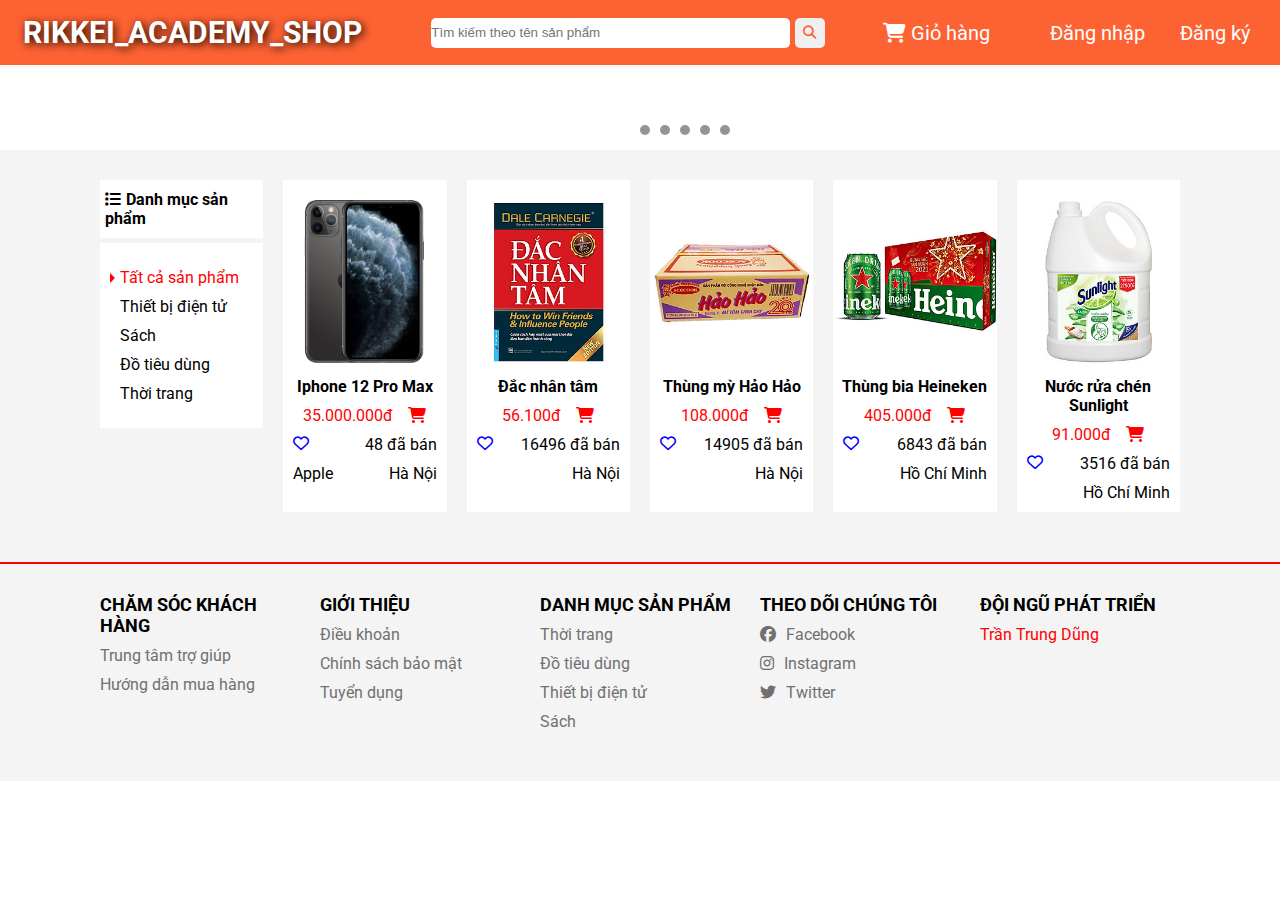
<file: Module_01/HN_JV230313_TTDung/index.html>
<!DOCTYPE html>
<html lang="en">
  <head>
    <meta charset="UTF-8" />
    <meta name="viewport" content="width=device-width, initial-scale=1.0" />
    <title>RIKKEI ACADEMY SHOP</title>
    <link rel="stylesheet" href="./assets/styles/style.css" />
    <link
      href="https://fonts.googleapis.com/css2?family=Poppins:ital,wght@0,100;0,200;0,300;0,400;0,500;0,600;0,700;0,800;0,900;1,100;1,200;1,300;1,400;1,500;1,600;1,700;1,800;1,900&family=Raleway:ital,wght@0,100..900;1,100..900&family=Roboto:ital,wght@0,100..900;1,100..900&display=swap"
      rel="stylesheet" />
    <link
      rel="stylesheet"
      href="https://cdnjs.cloudflare.com/ajax/libs/font-awesome/6.7.2/css/all.min.css" />
  </head>
  <body>
    <!-- HEADER -->
    <header id="header">
      <div class="web-name">rikkei_academy_shop</div>
      <div class="search-div">
        <input
          type="input"
          name="search"
          class="search"
          placeholder="Tìm kiếm theo tên sản phẩm" />
        <button class="search-btn">
          <i class="fa-solid fa-magnifying-glass" style="color: #fd6232"></i>
        </button>
      </div>
      <div class="cart-div">
        <i class="fa-solid fa-cart-shopping"></i>
        <a href="#" target="_blank" class="cart-text">Giỏ hàng</a>
      </div>
      <div class="login-div">
        <a href="#" target="_blank" class="sign in">Đăng nhập</a>
        <a href="#" target="_blank" class="sign up">Đăng ký</a>
      </div>
    </header>
    <!-- MAIN -->
    <main id="main">
      <ul class="circle-div">
        <li class="circle"></li>
        <li class="circle"></li>
        <li class="circle"></li>
        <li class="circle"></li>
        <li class="circle"></li>
      </ul>
      <section class="category-section">
        <p><i class="fa-solid fa-list"></i>Danh mục sản phẩm</p>
        <div class="category-div">
          <a href="#" class="first-child">Tất cả sản phẩm</a>
          <a href="#">Thiết bị điện tử</a>
          <a href="#">Sách</a>
          <a href="#">Đồ tiêu dùng</a>
          <a href="#">Thời trang</a>
        </div>
      </section>
      <section class="product-wrapper">
        <div class="product">
          <img src="assets\img\iphone11promax.jpg" alt="Iphone-12-Pro-Max" />
          <a href="#" class="product-title">Iphone 12 Pro Max</a>
          <p class="product-price">
            35.000.000đ<i class="fa-solid fa-cart-shopping"></i>
          </p>
          <div class="sell-div">
            <i class="fa-regular fa-heart"></i>
            <p class="sell">48 đã bán</p>
          </div>
          <div class="place-div">
            <p class="place"><span>Apple</span>Hà Nội</p>
          </div>
        </div>
        <div class="product">
          <img src="assets\img\DacNhanTam.jpg" alt="Dac-nhan-tam" />
          <a href="#" class="product-title">Đắc nhân tâm</a>
          <p class="product-price">
            56.100đ<i class="fa-solid fa-cart-shopping"></i>
          </p>
          <div class="sell-div">
            <i class="fa-regular fa-heart"></i>
            <p class="sell">16496 đã bán</p>
          </div>
          <div class="place-div">
            <p class="place">Hà Nội</p>
          </div>
        </div>
        <div class="product">
          <img src="assets\img\haohao.jpg" alt="hao-hao" />
          <a href="#" class="product-title">Thùng mỳ Hảo Hảo</a>
          <p class="product-price">
            108.000đ<i class="fa-solid fa-cart-shopping"></i>
          </p>
          <div class="sell-div">
            <i class="fa-regular fa-heart"></i>
            <p class="sell">14905 đã bán</p>
          </div>
          <div class="place-div">
            <span></span>
            <p class="place">Hà Nội</p>
          </div>
        </div>
        <div class="product">
          <img src="assets\img\BiaHeineken.jpg" alt="Bia-Heineken" />
          <a href="#" class="product-title">Thùng bia Heineken</a>
          <p class="product-price">
            405.000đ<i class="fa-solid fa-cart-shopping"></i>
          </p>
          <div class="sell-div">
            <i class="fa-regular fa-heart"></i>
            <p class="sell">6843 đã bán</p>
          </div>
          <div class="place-div">
            <span></span>
            <p class="place">Hồ Chí Minh</p>
          </div>
        </div>
        <div class="product">
          <img src="assets\img\sunlight.jpg" alt="Nuoc-rua-chen-Sunlight" />
          <a href="#" class="product-title">Nước rửa chén Sunlight</a>
          <p class="product-price">
            91.000đ<i class="fa-solid fa-cart-shopping"></i>
          </p>
          <div class="sell-div">
            <i class="fa-regular fa-heart"></i>
            <p class="sell">3516 đã bán</p>
          </div>
          <div class="place-div">
            <span></span>
            <p class="place">Hồ Chí Minh</p>
          </div>
        </div>
      </section>
    </main>
    <!-- FOOTER -->
    <footer id="footer">
      <section class="footer-detail customer-care">
        <h5 class="title">chăm sóc khách hàng</h5>
        <a href="#">Trung tâm trợ giúp</a>
        <a href="#">Hướng dẫn mua hàng</a>
      </section>
      <section class="footer-detail introduce">
        <h5 class="title">giới thiệu</h5>
        <a href="#">Điều khoản</a>
        <a href="#">Chính sách bảo mật</a>
        <a href="#">Tuyển dụng</a>
      </section>
      <section class="footer-detail product-category">
        <h5 class="title">danh mục sản phẩm</h5>
        <a href="#">Thời trang</a>
        <a href="#">Đồ tiêu dùng</a>
        <a href="#">Thiết bị điện tử </a>
        <a href="#">Sách</a>
      </section>
      <section class="footer-detail contact">
        <h5 class="title">theo dõi chúng tôi</h5>
        <a href="#"><i class="fa-brands fa-facebook"></i>Facebook</a>
        <a href="#"><i class="fa-brands fa-instagram"></i>Instagram</a>
        <a href="#"><i class="fa-brands fa-twitter"></i>Twitter</a>
      </section>
      <section class="footer-detail about">
        <h5 class="title">đội ngũ phát triển</h5>
        <p>Trần Trung Dũng</p>
      </section>
    </footer>
  </body>
</html>
</file>
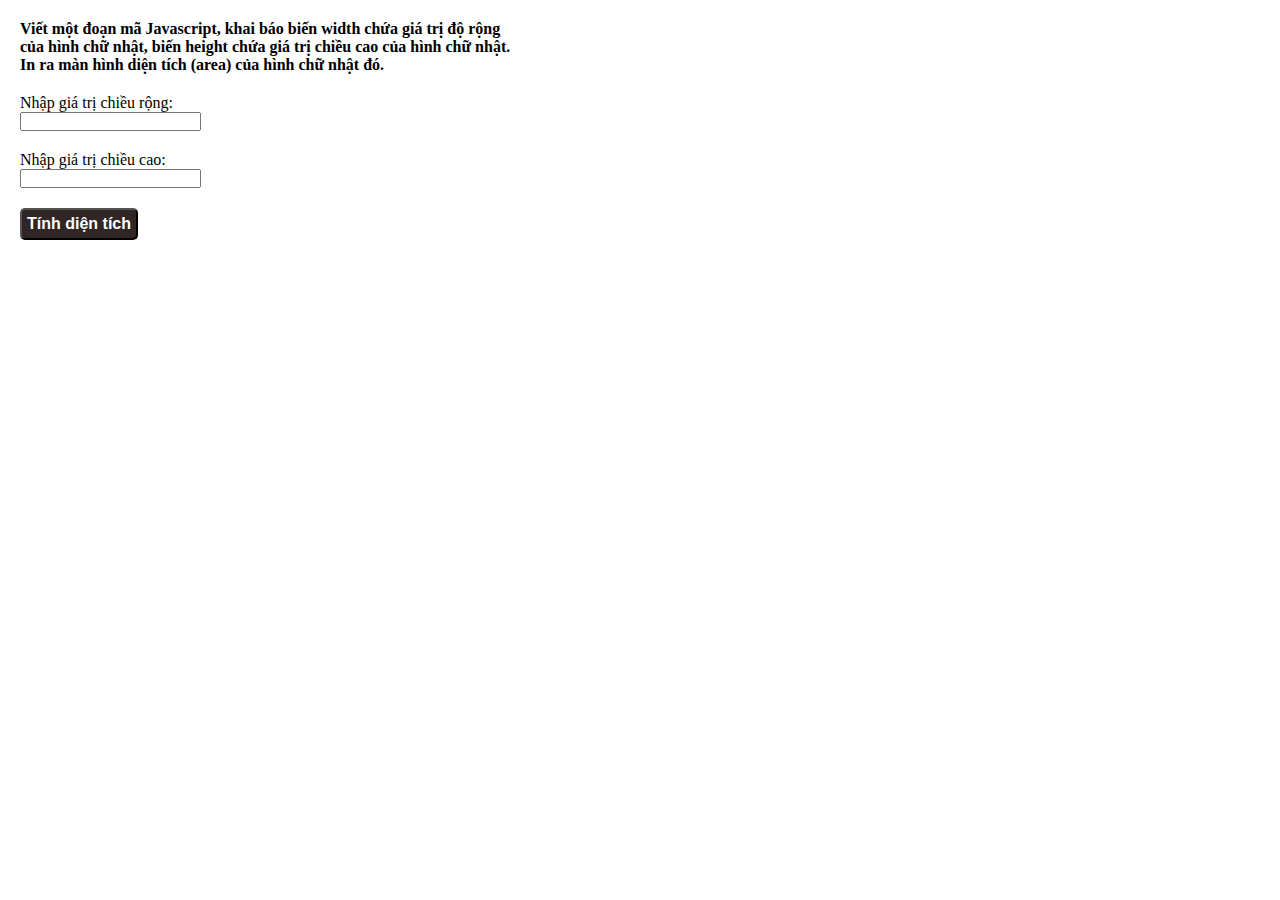
<file: Module_02/Session_01/index.html>
<!DOCTYPE html>
<html lang="en">
  <head>
    <meta charset="UTF-8" />
    <meta name="viewport" content="width=device-width, initial-scale=1.0" />
    <title>Session 02 - Bài 1</title>
    <link rel="stylesheet" href="./style.css" />
  </head>
  <body>
    <h4>
      Viết một đoạn mã Javascript, khai báo biến width chứa giá trị độ rộng của
      hình chữ nhật, biến height chứa giá trị chiều cao của hình chữ nhật. In ra
      màn hình diện tích (area) của hình chữ nhật đó.
    </h4>
    <div>
      <label>Nhập giá trị chiều rộng:</label><br />
      <input type="number" id="width" />
    </div>
    <div>
      <label>Nhập giá trị chiều cao:</label><br />
      <input type="number" id="height" />
    </div>
    <button class="btn" onclick="area()">Tính diện tích</button>
    <div id="result"></div>

    <script src="./script.js"></script>
  </body>
</html>
</file>
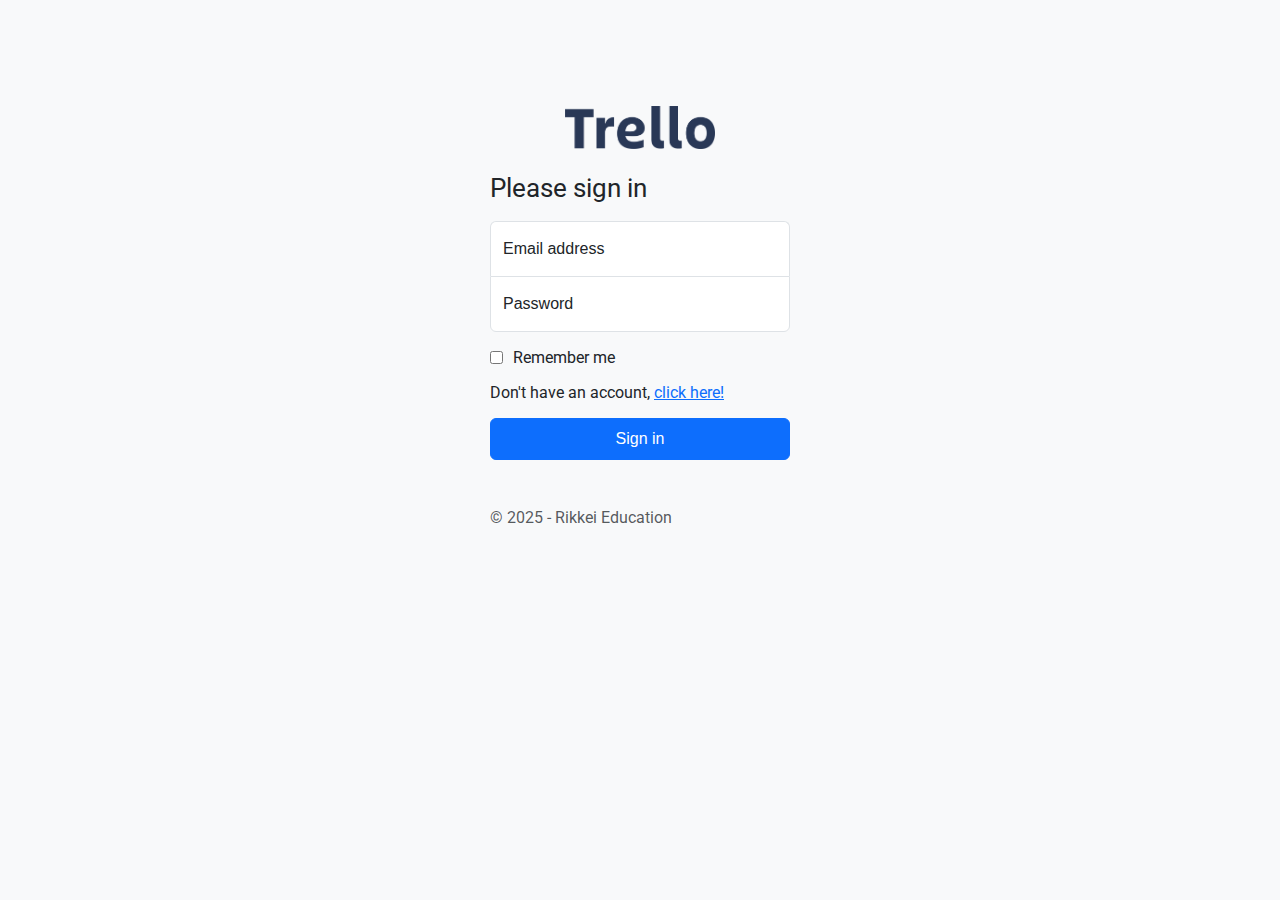
<file: Module_02/Project/HN_JV230313_TTDung_MD2/index.html>
<!DOCTYPE html>
<html lang="en">
  <head>
    <meta charset="UTF-8" />
    <meta name="viewport" content="width=device-width, initial-scale=1.0" />
    <title>Trello</title>
  </head>
  <body>
    <!-- Load data ban đầu -->
    <script src="./js/storage.js"></script>
    <!-- Chuyển đến trang Sign in khi access website -->
    <script>
      window.location.href = './pages/sign-in.html';
    </script>
  </body>
</html>
</file>
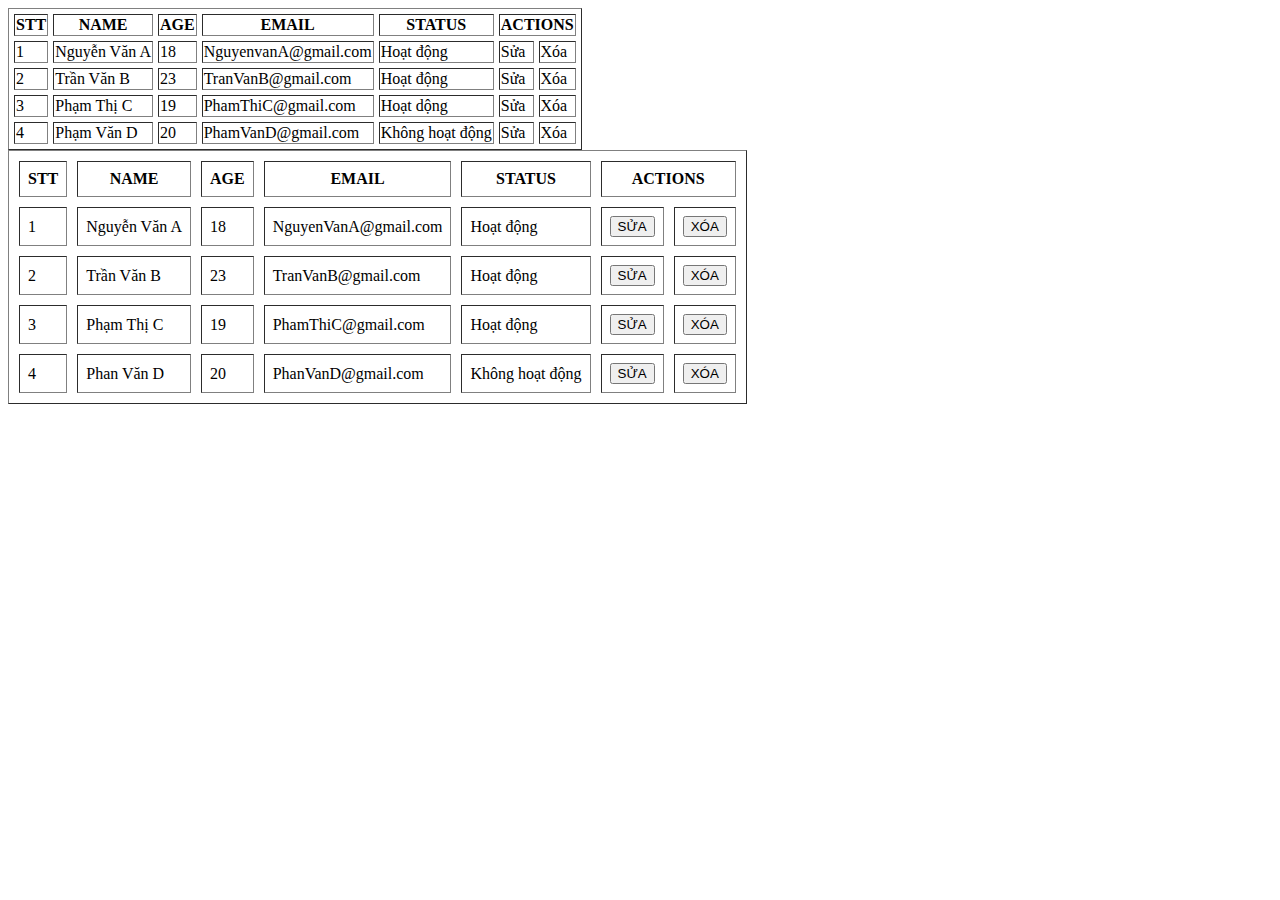
<file: Module_01/Session_01/session_01.html>
<!DOCTYPE html>
<html lang="en">
  <head>
    <meta charset="UTF-8" />
    <meta name="viewport" content="width=device-width, initial-scale=1.0" />
    <title>Document</title>
  </head>
  <body>
    <table border="1" cellspacing="5">
      <tr>
        <th>STT</th>
        <th>NAME</th>
        <th>AGE</th>
        <th>EMAIL</th>
        <th>STATUS</th>
        <th colspan="2">ACTIONS</th>
      </tr>
      <tr>
        <td>1</td>
        <td>Nguyễn Văn A</td>
        <td>18</td>
        <td>NguyenvanA@gmail.com</td>
        <td>Hoạt động</td>
        <td>Sửa</td>
        <td>Xóa</td>
      </tr>
      <tr>
        <td>2</td>
        <td>Trần Văn B</td>
        <td>23</td>
        <td>TranVanB@gmail.com</td>
        <td>Hoạt động</td>
        <td>Sửa</td>
        <td>Xóa</td>
      </tr>
      <tr>
        <td>3</td>
        <td>Phạm Thị C</td>
        <td>19</td>
        <td>PhamThiC@gmail.com</td>
        <td>Hoạt dộng</td>
        <td>Sửa</td>
        <td>Xóa</td>
      </tr>
      <tr>
        <td>4</td>
        <td>Phạm Văn D</td>
        <td>20</td>
        <td>PhamVanD@gmail.com</td>
        <td>Không hoạt động</td>
        <td>Sửa</td>
        <td>Xóa</td>
      </tr>
    </table>
    <table border="1" cellspacing="10" cellpadding="8">
      <thead>
        <tr>
          <th>STT</th>
          <th>NAME</th>
          <th>AGE</th>
          <th>EMAIL</th>
          <th>STATUS</th>
          <th colspan="2">ACTIONS</th>
        </tr>
      </thead>
      <tbody>
        <tr>
          <td>1</td>
          <td>Nguyễn Văn A</td>
          <td>18</td>
          <td>NguyenVanA@gmail.com</td>
          <td>Hoạt động</td>
          <td><button>SỬA</button></td>
          <td><button>XÓA</button></td>
        </tr>
        <tr>
          <td>2</td>
          <td>Trần Văn B</td>
          <td>23</td>
          <td>TranVanB@gmail.com</td>
          <td>Hoạt động</td>
          <td><button>SỬA</button></td>
          <td><button>XÓA</button></td>
        </tr>
        <tr>
          <td>3</td>
          <td>Phạm Thị C</td>
          <td>19</td>
          <td>PhamThiC@gmail.com</td>
          <td>Hoạt động</td>
          <td><button>SỬA</button></td>
          <td><button>XÓA</button></td>
        </tr>
        <tr>
          <td>4</td>
          <td>Phan Văn D</td>
          <td>20</td>
          <td>PhanVanD@gmail.com</td>
          <td>Không hoạt động</td>
          <td><button>SỬA</button></td>
          <td><button>XÓA</button></td>
        </tr>
      </tbody>
    </table>
  </body>
</html>
</file>
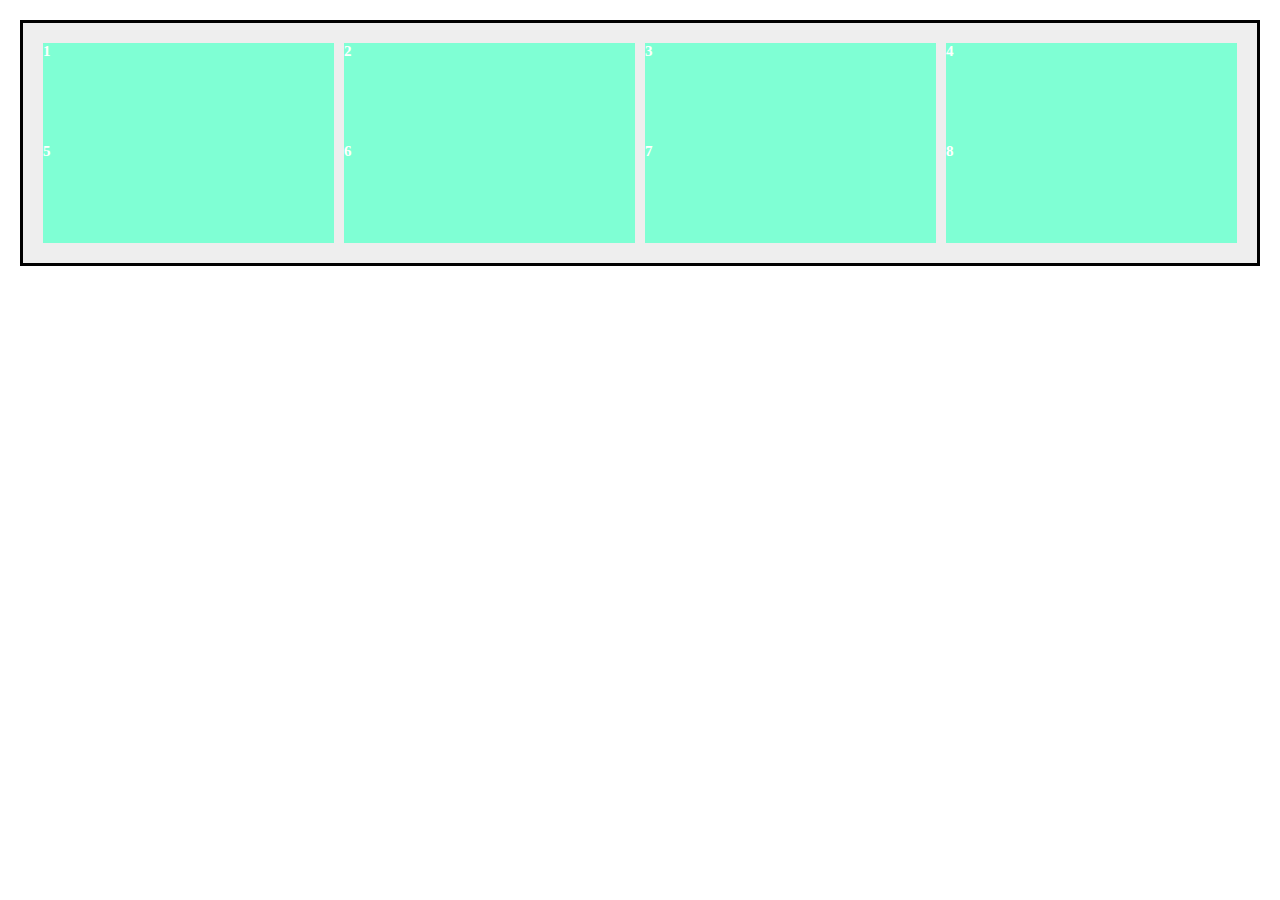
<file: Module_01/Session_05/practice.html>
<!DOCTYPE html>
<html lang="en">
  <head>
    <meta charset="UTF-8" />
    <meta name="viewport" content="width=device-width, initial-scale=1.0" />
    <title>Document</title>
    <link rel="stylesheet" href="./style.css" />
  </head>
  <body>
    <section class="ex-02-container">
      <div class="row">
        <div class="col">1</div>
        <div class="col">2</div>
        <div class="col">3</div>
        <div class="col">4</div>
      </div>
      <div class="row">
        <div class="col">5</div>
        <div class="col">6</div>
        <div class="col">7</div>
        <div class="col">8</div>
      </div>
    </section>
  </body>
</html>
</file>
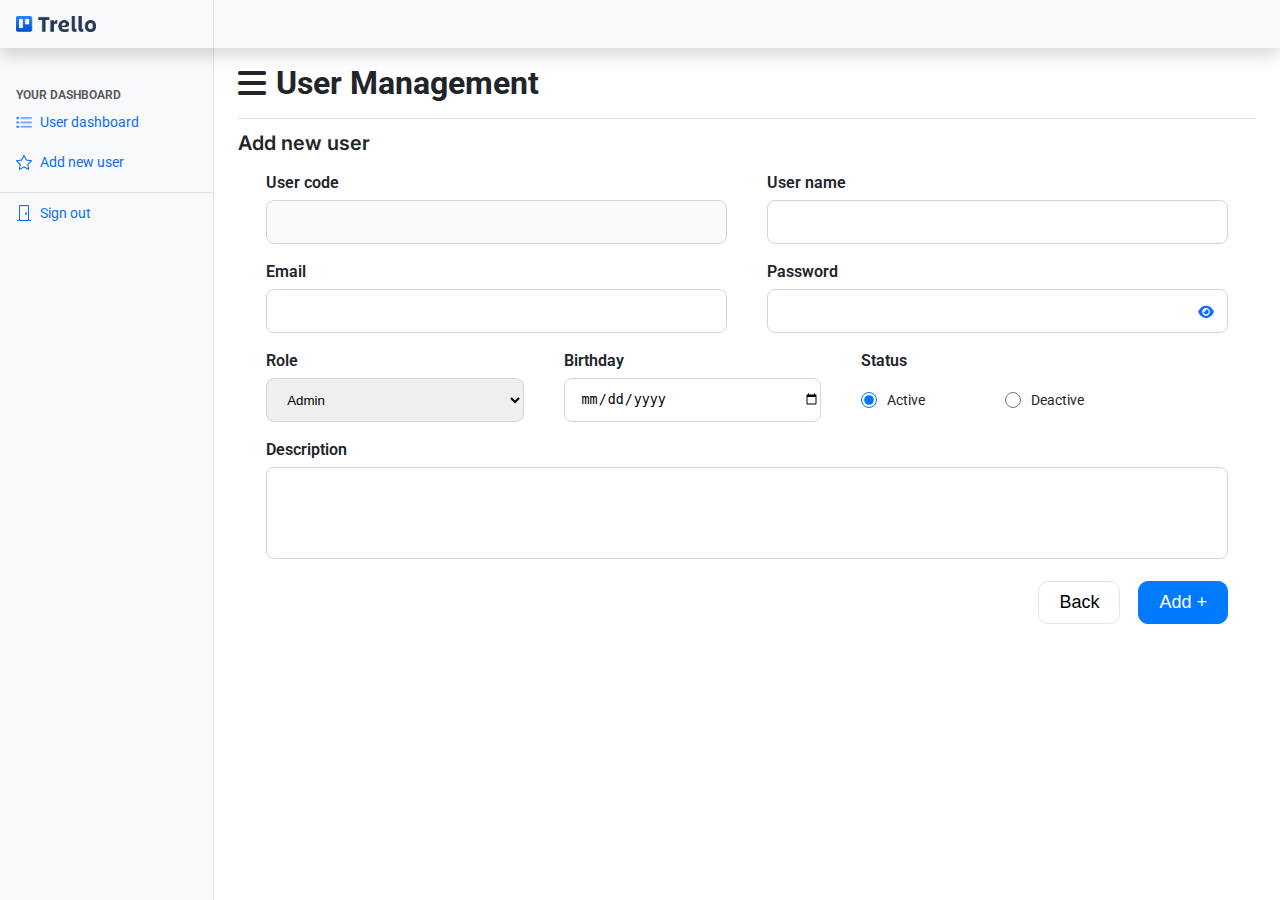
<file: Module_02/Project/HN_JV230313_TTDung_MD2/pages/add-user.html>
<!DOCTYPE html>
<html lang="en">
  <head>
    <meta charset="UTF-8" />
    <meta name="viewport" content="width=device-width, initial-scale=1.0" />
    <link rel="stylesheet" href="../css/reset.css" />
    <link rel="stylesheet" href="../css/add-user.css" />
    <link
      rel="shortcut icon"
      href="../assets/icons/trello-favicon.png"
      type="image/x-icon" />
    <link
      rel="stylesheet"
      href="https://cdnjs.cloudflare.com/ajax/libs/font-awesome/6.7.2/css/all.min.css" />
    <title>Add user</title>
  </head>
  <body>
    <!-- HEADER -->
    <header id="header">
      <div class="dashboard-logo">
        <img src="../assets/images/dashboard-logo.png" alt="trello_dashboard" />
      </div>
      <div class="dashboard-header-empty"></div>
    </header>
    <!-- BODY CONTAINER -->
    <div id="body-container">
      <!-- side container -->
      <div id="side-container">
        <h6 class="side-container-title">your dashboard</h6>
        <div class="dashboard-list user-dashboard">
          <img
            src="../assets/icons/user-dashboard-icon.png"
            alt="User_dashboard" />
          <a href="./dashboard.html" class="user-dashboard-link"
            >User dashboard</a
          >
        </div>
        <div class="dashboard-list new-user">
          <img src="../assets/icons/add-new-user-icon.png" alt="Add_new_user" />
          <a href="./add-user.html" class="add-new-user-link">Add new user</a>
        </div>
        <div class="dashboard-list sign-out">
          <img src="../assets/icons/sign-out-icon.png" alt="Sign_out" />
          <a href="./sign-in.html" class="sign-out-link">Sign out</a>
        </div>
      </div>
      <!-- main -->
      <main id="main">
        <div class="main-title-div">
          <i class="fa-solid fa-bars"></i>
          <h1>User Management</h1>
        </div>
        <!-- Add new user -->
        <p class="page-title">Add new user</p>
        <!-- form add new user -->
        <form action="" id="add-new-user-form">
          <div class="form-row-two-cols">
            <div class="input-element">
              <label>User code</label>
              <input type="text" id="user-code" name="user-code" disabled />
            </div>
            <div class="input-element">
              <label>User name</label>
              <input type="text" id="username" name="username" />
            </div>
          </div>
          <div class="form-row-two-cols">
            <div class="input-element">
              <label>Email</label>
              <input type="email" id="email" name="email" />
            </div>
            <div class="input-element password-input">
              <label>Password</label>
              <input type="password" id="password" name="password" />
              <i class="fa-solid fa-eye"></i>
              <i class="fa-solid fa-eye-slash"></i>
            </div>
          </div>
          <div class="form-row-three-cols">
            <div class="input-element">
              <label>Role</label>
              <select name="role" id="role">
                <option value="admin">Admin</option>
                <option value="user">User</option>
              </select>
            </div>
            <div class="input-element">
              <label>Birthday</label>
              <input type="date" id="dob" name="dob" />
            </div>
            <div class="input-element">
              <label>Status</label>
              <div class="status-option">
                <input
                  type="radio"
                  id="status-active"
                  name="status"
                  value="Active"
                  checked />
                <label for="status-active" class="status-label">Active</label>
                <input
                  type="radio"
                  id="status-deactive"
                  name="status"
                  value="Deactive" />
                <label for="status-deactive" class="status-label"
                  >Deactive</label
                >
              </div>
            </div>
          </div>
          <div class="description">
            <label>Description</label>
            <textarea
              name="description"
              class="description-text-input"></textarea>
          </div>
          <div class="btn-row">
            <button class="form-btn back-btn">Back</button>
            <button class="form-btn add-btn" type="submit">Add +</button>
          </div>
        </form>
      </main>
      <!-- MSG -->
      <div id="msg">
        <!-- Add toast -->
        <div id="add-toast" class="hidden">
          <i class="fa-solid fa-circle-check"></i>
          <span class="toast-title">Thêm user thành công</span>
        </div>
        <!-- Add error -->
        <div id="add-error" class="hidden">
          <div class="email-username-password-empty hidden">
            <i class="fa-solid fa-circle-exclamation"></i>
            <span class="add-error-message"
              >Email, Username và Password không được để trống</span
            >
          </div>
          <div class="email-exist hidden">
            <i class="fa-solid fa-circle-exclamation"></i>
            <span class="add-error-title"
              >Email đã tồn tại. Đến trang đăng nhập!</span
            >
          </div>
          <div class="email-error hidden">
            <i class="fa-solid fa-circle-exclamation"></i>
            <span class="add-error-title">Email không đúng định dạng</span>
          </div>
          <div class="password-min-length-error hidden">
            <i class="fa-solid fa-circle-exclamation"></i>
            <span class="add-error-message">Mật khẩu tối thiểu 8 ký tự</span>
          </div>
          <div class="password-number-required-error hidden">
            <i class="fa-solid fa-circle-exclamation"></i>
            <span class="add-error-message"
              >Mật khẩu phải bao gồm cả chữ số</span
            >
          </div>
          <div class="password-uppercase-lowercase-error hidden">
            <i class="fa-solid fa-circle-exclamation"></i>
            <span class="add-error-message"
              >Mật khẩu có cả chữ thường và chữ hoa</span
            >
          </div>
          <div class="role-not-admin hidden">
            <i class="fa-solid fa-circle-exclamation"></i>
            <span class="add-error-message">Không đủ quyền để add user</span>
          </div>
        </div>
      </div>
    </div>

    <script src="../js/add-user.js"></script>
  </body>
</html>
</file>
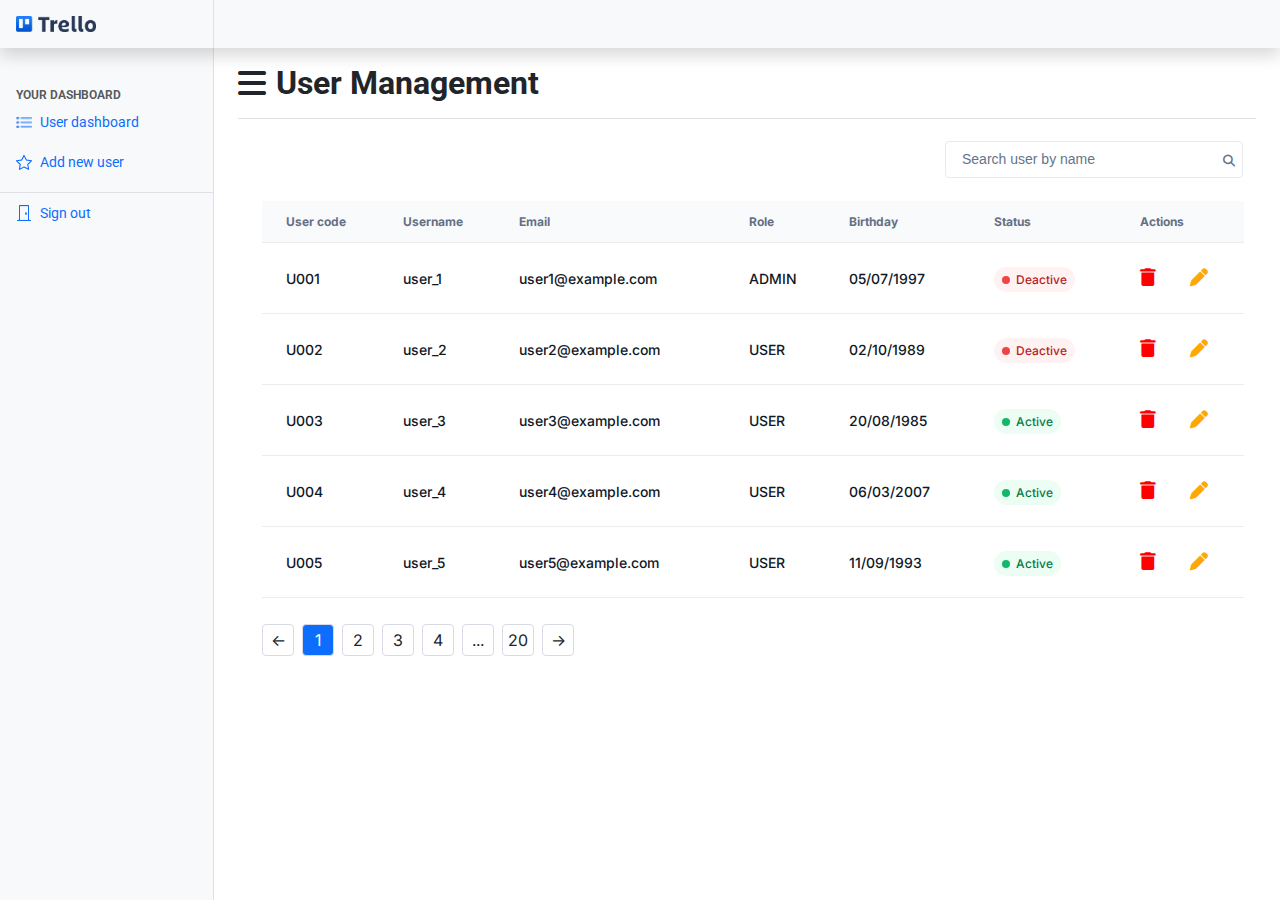
<file: Module_02/Project/HN_JV230313_TTDung_MD2/pages/dashboard.html>
<!DOCTYPE html>
<html lang="en">
  <head>
    <meta charset="UTF-8" />
    <meta name="viewport" content="width=device-width, initial-scale=1.0" />
    <link rel="stylesheet" href="../css/reset.css" />
    <link rel="stylesheet" href="../css/dashboard.css" />
    <link
      rel="shortcut icon"
      href="../assets/icons/trello-favicon.png"
      type="image/x-icon" />
    <link
      rel="stylesheet"
      href="https://cdnjs.cloudflare.com/ajax/libs/font-awesome/6.7.2/css/all.min.css" />
    <title>Dashboard</title>
  </head>
  <body>
    <!-- HEADER -->
    <header id="header">
      <div class="dashboard-logo">
        <img src="../assets/images/dashboard-logo.png" alt="trello_dashboard" />
      </div>
      <div class="dashboard-header-empty"></div>
    </header>
    <!-- BODY CONTAINER -->
    <div id="body-container">
      <!-- side container -->
      <div id="side-container">
        <h6 class="side-container-title">your dashboard</h6>
        <div class="dashboard-list user-dashboard">
          <img
            src="../assets/icons/user-dashboard-icon.png"
            alt="User_dashboard" />
          <a href="./dashboard.html" class="user-dashboard-link"
            >User dashboard</a
          >
        </div>
        <div class="dashboard-list new-user">
          <img src="../assets/icons/add-new-user-icon.png" alt="Add_new_user" />
          <a href="./add-user.html" class="add-new-user-link">Add new user</a>
        </div>
        <div class="dashboard-list sign-out">
          <img src="../assets/icons/sign-out-icon.png" alt="Sign_out" />
          <a href="./sign-in.html" class="sign-out-link">Sign out</a>
        </div>
      </div>
      <!-- main -->
      <main id="main">
        <div class="main-title-div">
          <i class="fa-solid fa-bars"></i>
          <h1>User Management</h1>
        </div>
        <!-- search box -->
        <div class="search-div">
          <input
            type="input"
            id="search-box"
            name="search-box"
            placeholder="Search user by name" />
          <i class="fa-solid fa-magnifying-glass"></i>
        </div>
        <!-- table -->
        <div id="user-table-container">
          <table>
            <thead>
              <tr>
                <th>User code</th>
                <th>Username</th>
                <th>Email</th>
                <th>Role</th>
                <th>Birthday</th>
                <th>Status</th>
                <th>Actions</th>
              </tr>
            </thead>
            <!-- chèn bảng user list vào đây -->
            <tbody id="table-body"></tbody>
          </table>
        </div>
        <!-- Pagination -->
        <div id="pagination">
          <div class="pagination-element arrow-left">&lt;-</div>
          <ul id="pagination-list"></ul>
          <div class="pagination-element arrow-right">-&gt;</div>
        </div>
      </main>
    </div>

    <script src="../js/dashboard.js"></script>
  </body>
</html>
</file>
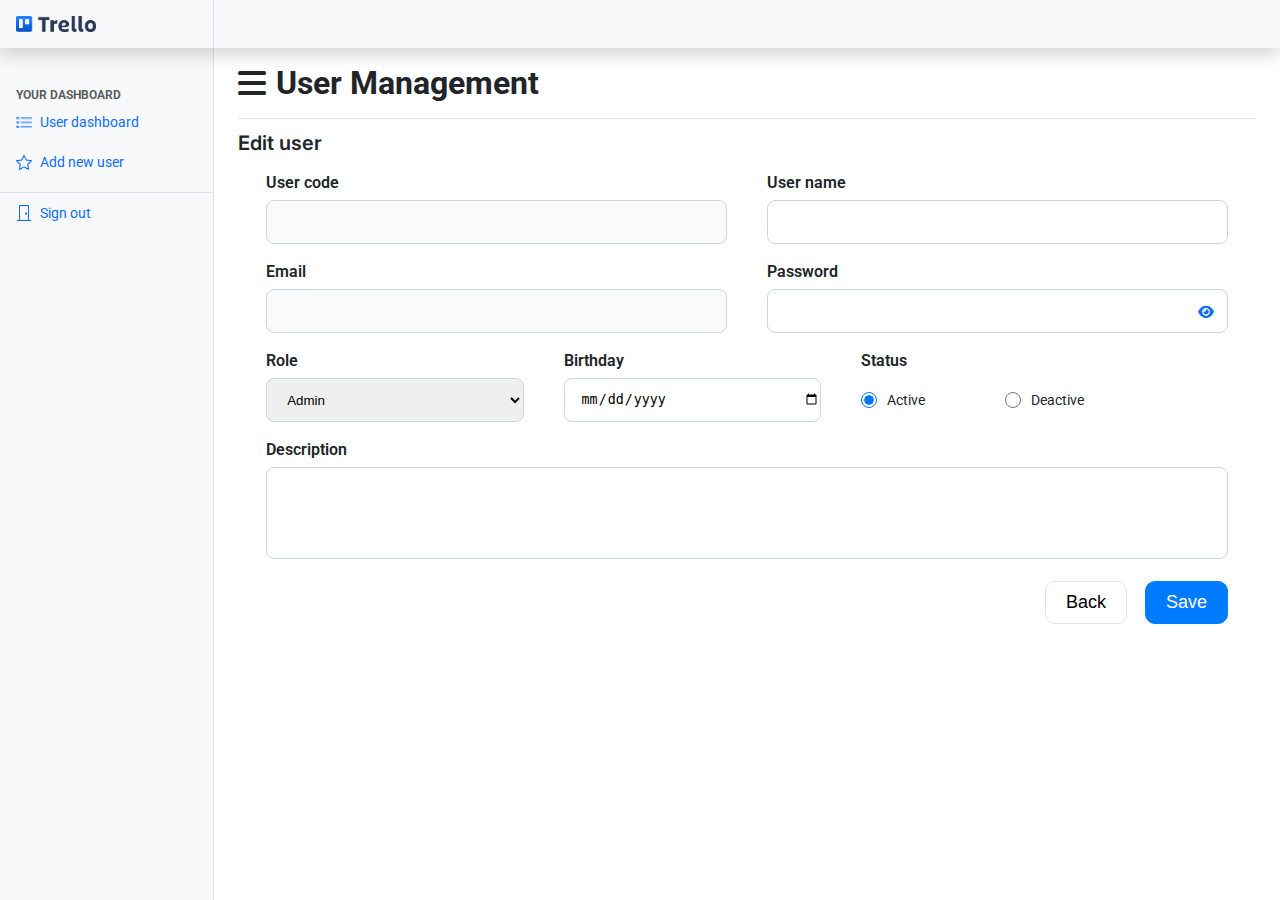
<file: Module_02/Project/HN_JV230313_TTDung_MD2/pages/edit-user.html>
<!DOCTYPE html>
<html lang="en">
  <head>
    <meta charset="UTF-8" />
    <meta name="viewport" content="width=device-width, initial-scale=1.0" />
    <link rel="stylesheet" href="../css/reset.css" />
    <link rel="stylesheet" href="../css/edit-user.css" />
    <link
      rel="shortcut icon"
      href="../assets/icons/trello-favicon.png"
      type="image/x-icon" />
    <link
      rel="stylesheet"
      href="https://cdnjs.cloudflare.com/ajax/libs/font-awesome/6.7.2/css/all.min.css" />
    <title>Edit user</title>
  </head>
  <body>
    <!-- HEADER -->
    <header id="header">
      <div class="dashboard-logo">
        <img src="../assets/images/dashboard-logo.png" alt="trello_dashboard" />
      </div>
      <div class="dashboard-header-empty"></div>
    </header>
    <!-- BODY CONTAINER -->
    <div id="body-container">
      <!-- side container -->
      <div id="side-container">
        <h6 class="side-container-title">your dashboard</h6>
        <div class="dashboard-list user-dashboard">
          <img
            src="../assets/icons/user-dashboard-icon.png"
            alt="User_dashboard" />
          <a href="./dashboard.html" class="user-dashboard-link"
            >User dashboard</a
          >
        </div>
        <div class="dashboard-list new-user">
          <img src="../assets/icons/add-new-user-icon.png" alt="Add_new_user" />
          <a href="./add-user.html" class="add-new-user-link">Add new user</a>
        </div>
        <div class="dashboard-list sign-out">
          <img src="../assets/icons/sign-out-icon.png" alt="Sign_out" />
          <a href="./sign-in.html" class="sign-out-link">Sign out</a>
        </div>
      </div>
      <!-- main -->
      <main id="main">
        <div class="main-title-div">
          <i class="fa-solid fa-bars"></i>
          <h1>User Management</h1>
        </div>
        <!-- Edit user -->
        <p class="page-title">Edit user</p>
        <!-- form edit user -->
        <form action="" id="edit-user-form">
          <div class="form-row-two-cols">
            <div class="input-element">
              <label>User code</label>
              <input type="text" id="user-code" name="user-code" disabled />
            </div>
            <div class="input-element">
              <label>User name</label>
              <input type="text" id="username" name="username" />
            </div>
          </div>
          <div class="form-row-two-cols">
            <div class="input-element">
              <label>Email</label>
              <input type="email" id="email" name="email" disabled />
            </div>
            <div class="input-element password-input">
              <label>Password</label>
              <input type="password" id="password" name="password" />
              <i class="fa-solid fa-eye"></i>
              <i class="fa-solid fa-eye-slash"></i>
            </div>
          </div>
          <div class="form-row-three-cols">
            <div class="input-element">
              <label>Role</label>
              <select name="role" id="role">
                <option value="admin">Admin</option>
                <option value="user">User</option>
              </select>
            </div>
            <div class="input-element">
              <label>Birthday</label>
              <input type="date" id="dob" name="dob" />
            </div>
            <div class="input-element">
              <label>Status</label>
              <div class="status-option">
                <input
                  type="radio"
                  id="status-active"
                  name="status"
                  value="Active"
                  checked />
                <label for="status-active" class="status-label">Active</label>
                <input
                  type="radio"
                  id="status-deactive"
                  name="status"
                  value="Deactive" />
                <label for="status-deactive" class="status-label"
                  >Deactive</label
                >
              </div>
            </div>
          </div>
          <div class="description">
            <label>Description</label>
            <textarea
              name="description"
              class="description-text-input"></textarea>
          </div>
          <div class="btn-row">
            <button class="form-btn back-btn" type="button">Back</button>
            <button class="form-btn save-btn" type="submit">Save</button>
          </div>
        </form>
      </main>
      <!-- MSG -->
      <div id="msg">
        <!-- Edit toast -->
        <div id="edit-toast" class="hidden">
          <i class="fa-solid fa-circle-check"></i>
          <span class="toast-title">Sửa thông tin thành công</span>
        </div>
        <!-- Edit error -->
        <div id="edit-error" class="hidden">
          <div class="username-and-password-empty hidden">
            <i class="fa-solid fa-circle-exclamation"></i>
            <span class="edit-error-message"
              >Username và Password không được để trống</span
            >
          </div>
          <div class="password-min-length-error hidden">
            <i class="fa-solid fa-circle-exclamation"></i>
            <span class="edit-error-message">Mật khẩu tối thiểu 8 ký tự</span>
          </div>
          <div class="password-number-required-error hidden">
            <i class="fa-solid fa-circle-exclamation"></i>
            <span class="edit-error-message"
              >Mật khẩu phải bao gồm cả chữ số</span
            >
          </div>
          <div class="password-uppercase-lowercase-error hidden">
            <i class="fa-solid fa-circle-exclamation"></i>
            <span class="edit-error-message"
              >Mật khẩu có cả chữ thường và chữ hoa</span
            >
          </div>
        </div>
      </div>
    </div>

    <script src="../js/edit-user.js"></script>
  </body>
</html>
</file>
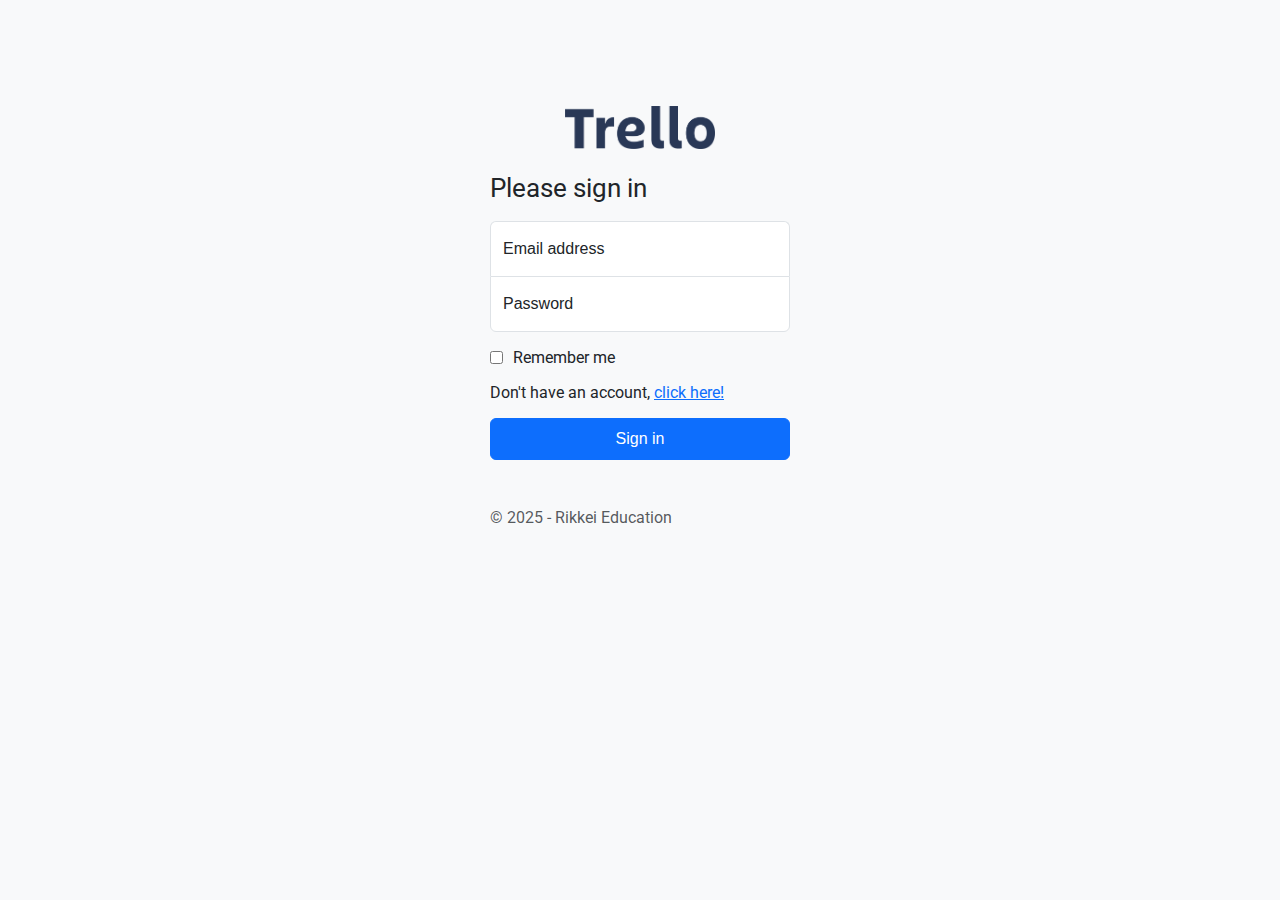
<file: Module_02/Project/HN_JV230313_TTDung_MD2/pages/sign-in.html>
<!DOCTYPE html>
<html lang="en">
  <head>
    <meta charset="UTF-8" />
    <meta name="viewport" content="width=device-width, initial-scale=1.0" />
    <link rel="stylesheet" href="../css/reset.css" />
    <link rel="stylesheet" href="../css/sign-in.css" />
    <link
      rel="shortcut icon"
      href="../assets/icons/trello-favicon.png"
      type="image/x-icon" />
    <link
      rel="stylesheet"
      href="https://cdnjs.cloudflare.com/ajax/libs/font-awesome/6.7.2/css/all.min.css" />
    <title>Sign in</title>
  </head>
  <body>
    <main class="sign-in-main">
      <img src="../assets/images/logo.png" alt="Logo" class="logo" />
      <p class="sign-in-message">Please sign in</p>
      <!-- form -->
      <form action="" method="GET" id="sign-in-form">
        <div>
          <input
            type="email"
            id="email"
            name="email"
            placeholder="Email address" />
          <input
            type="password"
            id="password"
            name="password"
            placeholder="Password" />
        </div>
        <div class="save-loggin">
          <input
            type="checkbox"
            name="save-loggin-checkbox"
            id="save-loggin-checkbox" />
          <label for="save-loggin-checkbox" class="save-loggin-text"
            >Remember me</label
          >
        </div>
        <p>
          Don't have an account,
          <a class="signup-link" href="./sign-up.html">click here!</a>
        </p>
        <button type="submit" class="btn">Sign in</button>
      </form>
      <!-- end form -->
      <p class="sign-in-footer">&copy; 2025 - Rikkei Education</p>
    </main>

    <!-- MSG -->
    <div id="msg">
      <!-- Validation Message -->
      <div id="login-validation" class="hidden">
        <div class="login-validation-header">
          <i class="fa-solid fa-circle-minus"></i>
          <p>Error</p>
          <div class="close-btn">
            <img src="../assets/icons/close.png" alt="close" />
          </div>
        </div>
        <div class="login-validation-content">
          <p class="password-cannot-blank">Mật khẩu không được bỏ trống</p>
          <p class="email-cannot-blank">Email không được bỏ trống</p>
        </div>
      </div>
      <!-- Login toast -->
      <div id="login-toast" class="hidden">
        <i class="fa-solid fa-circle-check"></i>
        <span class="toast-title">Đăng nhập thành công</span>
      </div>
      <!-- Login error -->
      <div id="login-error" class="hidden">
        <i class="fa-solid fa-circle-exclamation"></i>
        <span class="error-title">Email hoặc mật khẩu không tồn tại.</span>
      </div>
    </div>

    <script src="../js/sign-in.js"></script>
  </body>
</html>
</file>
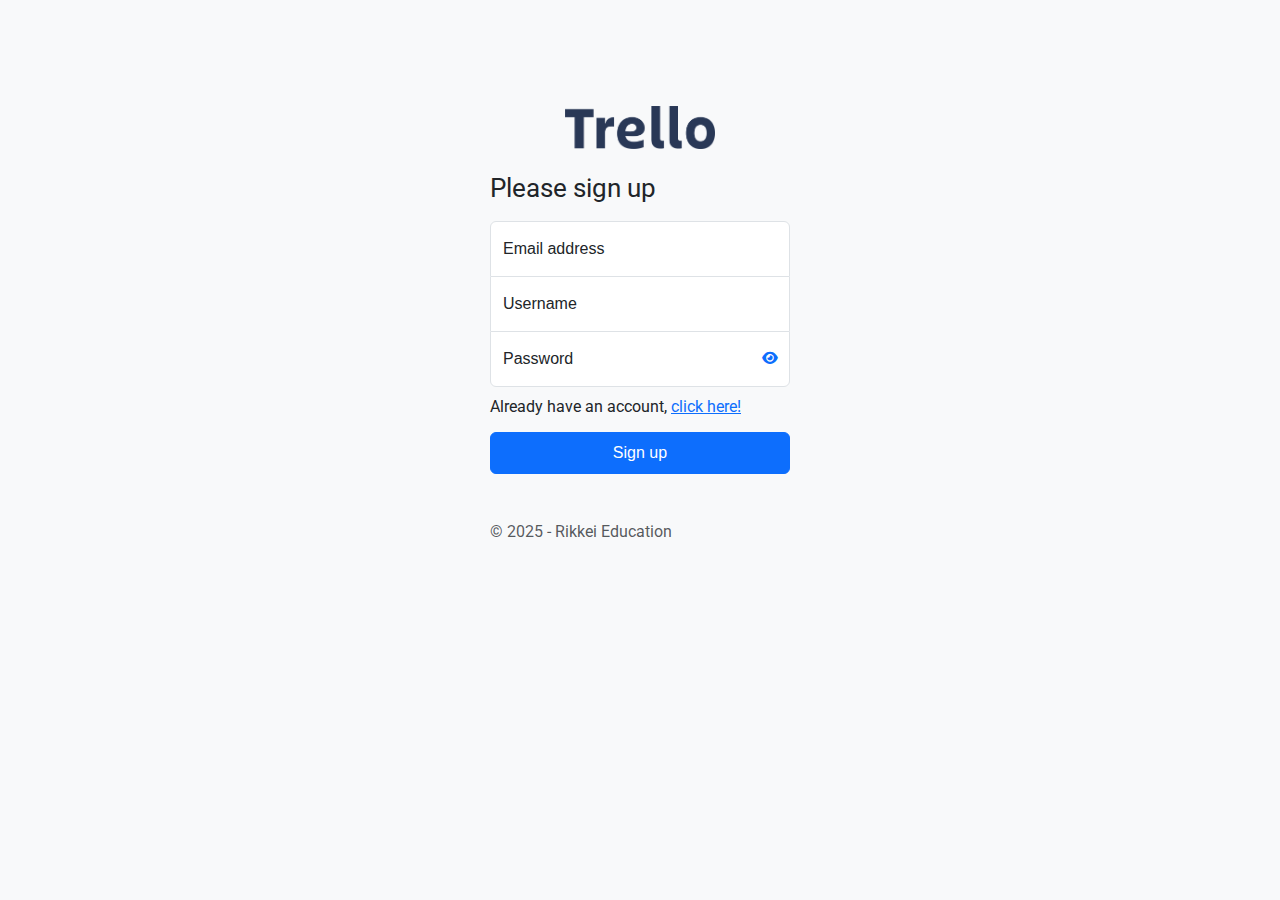
<file: Module_02/Project/HN_JV230313_TTDung_MD2/pages/sign-up.html>
<!DOCTYPE html>
<html lang="en">
  <head>
    <meta charset="UTF-8" />
    <meta name="viewport" content="width=device-width, initial-scale=1.0" />
    <link rel="stylesheet" href="../css/reset.css" />
    <link rel="stylesheet" href="../css/sign-up.css" />
    <link
      rel="shortcut icon"
      href="../assets/icons/trello-favicon.png"
      type="image/x-icon" />
    <link
      rel="stylesheet"
      href="https://cdnjs.cloudflare.com/ajax/libs/font-awesome/6.7.2/css/all.min.css" />
    <title>Sign up</title>
  </head>
  <body>
    <main class="sign-up-main">
      <img src="../assets/images/logo.png" alt="Logo" class="logo" />
      <p class="sign-up-message">Please sign up</p>
      <!-- form -->
      <form action="" method="GET" id="sign-up-form">
        <div class="input-div">
          <input
            type="email"
            id="email"
            name="email"
            placeholder="Email address" />
          <input
            type="text"
            id="username"
            name="username"
            placeholder="Username" />
          <input
            type="password"
            id="password"
            name="password"
            placeholder="Password" />
          <i class="fa-solid fa-eye"></i>
          <i class="fa-solid fa-eye-slash"></i>
        </div>
        <p>
          Already have an account,
          <a class="signin-link" href="./sign-in.html">click here!</a>
        </p>
        <button type="submit" class="btn">Sign up</button>
      </form>
      <!-- end form -->
      <p class="sign-up-footer">&copy; 2025 - Rikkei Education</p>
    </main>

    <!-- MSG -->
    <div id="msg">
      <!-- Validation Message -->
      <div id="sign-up-validation" class="hidden">
        <div class="sign-up-validation-header">
          <i class="fa-solid fa-circle-minus"></i>
          <p>Error</p>
          <i class="fa-solid fa-circle-xmark"></i>
        </div>
        <div class="sign-up-validation-content">
          <p class="password-cannot-blank">Mật khẩu không được bỏ trống</p>
          <p class="username-cannot-blank">
            Tên người dùng không được bỏ trống
          </p>
          <p class="email-cannot-blank">Email không được bỏ trống</p>
        </div>
      </div>
      <!-- Sign up toast -->
      <div id="sign-up-toast" class="hidden">
        <i class="fa-solid fa-circle-check"></i>
        <span class="toast-title">Đăng ký thành công</span>
      </div>
      <!-- Sign up error -->
      <div id="sign-up-error" class="hidden">
        <div class="email-exist hidden">
          <i class="fa-solid fa-circle-exclamation"></i>
          <span class="email-error-title"
            >Email đã tồn tại. Đến trang đăng nhập!</span
          >
        </div>
        <div class="email-error hidden">
          <i class="fa-solid fa-circle-exclamation"></i>
          <span class="email-error-title">Email không đúng định dạng</span>
        </div>
        <div class="password-min-length-error hidden">
          <i class="fa-solid fa-circle-exclamation"></i>
          <span class="password-error-message">Mật khẩu tối thiểu 8 ký tự</span>
        </div>
        <div class="password-number-required-error hidden">
          <i class="fa-solid fa-circle-exclamation"></i>
          <span class="password-error-message"
            >Mật khẩu phải bao gồm cả chữ số</span
          >
        </div>
        <div class="password-uppercase-lowercase-error hidden">
          <i class="fa-solid fa-circle-exclamation"></i>
          <span class="password-error-message"
            >Mật khẩu có cả chữ thường và chữ hoa</span
          >
        </div>
      </div>
    </div>

    <script src="../js/sign-up.js"></script>
  </body>
</html>
</file>
<file: Module_01/HN_JV230313_TTDung/assets/styles/style.css>
*,
*::after,
*::before {
  margin: 0;
  padding: 0;
  box-sizing: border-box;
}
body {
  font-family: "Roboto", sans-serif;
}
a {
  text-decoration: none;
  color: black;
}
/* HEADER */
#header {
  background-color: #fd6232;
  display: flex;
  flex-direction: row;
  text-align: center;
  align-items: center;
  padding: 15px 0;
  gap: 20px;
  color: white;
  font-size: 20px;
  position: fixed;
  top: 0;
  left: 0;
  width: 100%;
  z-index: 10;
}
#header a {
  color: white;
}
#header a:hover {
  color: blue;
  text-decoration: underline;
}
#header .web-name {
  font-size: 30px;
  text-transform: uppercase;
  font-weight: bold;
  text-shadow: 2px 2px 8px black;
  width: 30%;
}
#header .search-div {
  width: 35%;
}
#header .cart-div {
  width: 10%;
}
.search-div input {
  background-color: #fff;
  height: 30px;
  width: 80%;
  border-radius: 5px;
  border: none;
}
.search-div .search-btn {
  height: 30px;
  width: 30px;
  border-radius: 5px;
  padding: 2px;
  border: none;
}
#header .login-div {
  flex: 1;
}
.login-div .sign {
  margin: 0 15px;
}
/* MAIN */
#main {
  position: relative;
  margin-top: 150px;
  background-color: #f4f4f4;
  display: flex;
  flex-direction: row;
  gap: 20px;
  padding: 30px 100px 50px 100px;
}
#main .circle-div {
  display: flex;
  flex-direction: row;
  gap: 10px;
  position: absolute;
  top: -25px;
  left: 50%;
}
#main .circle {
  content: "";
  width: 10px;
  height: 10px;
  border-radius: 50%;
  background-color: rgb(121, 121, 121);
  list-style-type: none;
  opacity: 0.8;
}
#main a {
  color: black;
}
#main a:hover {
  color: green;
  text-decoration: underline;
}
#main .category-section {
  width: calc((100% - 100px) / 6);
  display: flex;
  flex-direction: column;
  gap: 5px;
}
.category-section .category-div {
  background-color: #fff;
  display: flex;
  flex-direction: column;
  padding: 20px 20px;
}
.category-section p {
  background-color: #fff;
  padding: 10px 5px;
  font-weight: bold;
}
.category-section p i {
  margin-right: 5px;
}
.category-div a {
  padding: 5px 0;
}
#main .category-div a:first-child {
  color: red;
}
.category-div .first-child:before {
  height: 0px;
  width: 0px;
  position: absolute;
  border-top: solid 5px transparent;
  border-left: solid 5px red;
  border-bottom: solid 5px transparent;
  content: "";
  transform: translate(-200%, 50%);
}
/*  */
#main .product-wrapper {
  flex: 1;
  display: flex;
  flex-direction: row;
  gap: 20px;
}
.product-wrapper .product {
  width: calc((100% - 80px) / 5);
  background-color: #fff;
  text-align: center;
}
.product img {
  margin-top: 20px;
  width: 100%;
  object-fit: cover;
  margin-bottom: 10px;
}
.product .product-title {
  font-weight: bold;
}
.product .product-price {
  color: red;
  margin: 10px 0;
}
.product-price i {
  margin-left: 15px;
}
.product .sell-div {
  position: relative;
  padding: 0 10px;
}
.sell-div i {
  position: absolute;
  left: 10px;
  color: blue;
}
.sell-div p {
  text-align: right;
}
.product .place {
  text-align: right;
  margin: 10px 0;
  padding: 0 10px;
  position: relative;
}
.place span {
  position: absolute;
  left: 10px;
}
/* FOOTER */
#footer {
  display: flex;
  flex-direction: row;
  gap: 20px;
  background-color: #f4f4f4;
  color: rgb(112, 112, 112);
  padding: 30px 100px 50px 100px;
  border-top: 2px solid red;
}
#footer .footer-detail {
  width: calc((100% - 80px) / 5);
  display: flex;
  flex-direction: column;
  gap: 10px;
}
.footer-detail .title {
  text-transform: uppercase;
  font-weight: bold;
  color: black;
  font-size: 18px;
}
.footer-detail a {
  color: rgb(112, 112, 112);
}
.footer-detail a:hover {
  color: blue;
  text-decoration: underline;
}
.footer-detail i {
  margin-right: 10px;
}
.footer-detail p {
  color: red;
}

/* MEDIA */
@media screen and (min-width: 768px) and (max-width: 1200px) {
  #header {
    flex-wrap: wrap;
  }
  #header .web-name {
    width: 100%;
  }
  #header .search-div {
    width: 100%;
  }
  #header .cart-div {
    width: 50%;
  }
  #main .category-section {
    width: calc((100% - 60px) / 3);
  }
  #main .product-wrapper {
    flex-wrap: wrap;
  }
  .product-wrapper .product {
    width: calc((100% - 20px) / 2);
  }
  #footer {
    flex-wrap: wrap;
  }
  #footer .footer-detail {
    width: calc((100% - 60px) / 3);
  }
}

@media screen and (max-width: 767px) {
  #header {
    flex-wrap: wrap;
  }
  #header .web-name {
    width: 100%;
  }
  #header .search-div {
    width: 100%;
  }
  #header .cart-div {
    width: 50%;
  }
  #main {
    flex-wrap: wrap;
  }
  #main .category-section {
    width: 100%;
  }
  #main .product-wrapper {
    flex-wrap: wrap;
  }
  .product-wrapper .product {
    width: 100%;
  }
  #footer {
    flex-wrap: wrap;
  }
  #footer .footer-detail {
    width: 100%;
  }
}
</file>
<file: Module_02/Session_01/style.css>
* {
  margin: 0;
  padding: 0;
  box-sizing: border-box;
}
body {
  width: 500px;
  margin: 20px;
}
h4 {
  margin-bottom: 20px;
}
div {
  margin-bottom: 20px;
}
.btn {
  padding: 5px;
  background-color: rgb(49, 38, 38);
  color: white;
  font-weight: bold;
  font-size: 16px;
  border-radius: 5px;
  margin-bottom: 15px;
}
</file>
<file: Module_01/Session_05/style.css>
*,
*::after,
*::after {
  margin: 0;
  padding: 0;
  box-sizing: border-box;
}
.ex-02-container {
  border: 3px solid black;
  margin: 20px;
  background-color: #eee;
  padding: 20px;
}
.ex-02-container .col {
  background-color: aquamarine;
  color: white;
  height: 100px;
  font-size: 15px;
  font-weight: bold;
  width: 25%;
}

.ex-02-container .row {
  display: flex;
  flex-direction: row;
  gap: 10px;
}
</file>
<file: Module_02/Project/HN_JV230313_TTDung_MD2/css/add-user.css>
/* HEADER */
#header {
  height: 3rem;
  background-color: #f8f9fa;
  display: flex;
  box-shadow: 0px 8px 16px rgba(0, 0, 0, 0.15);
  position: sticky;
}
/* logo */
#header .dashboard-logo {
  height: 100%;
  flex: 1;
  border-right: 1px solid #dee2e6;
}
.dashboard-logo img {
  width: 80px;
  margin-left: 16px;
  margin-top: 16px;
}
#header .dashboard-header-empty {
  flex: 5;
}
/* BODY CONTAINER */
#body-container {
  display: flex;
}
/* side container */
#body-container #side-container {
  flex: 1;
  color: #0d6efd;
  font-size: 14px;
  border-right: 1px solid #dee2e6;
  height: calc(100vh - 3rem);
}
/* your dashboard */
#side-container .side-container-title {
  text-transform: uppercase;
  font-size: 12px;
  color: rgba(33, 37, 41, 0.75);
  padding-top: 40px;
  padding-left: 16px;
}
.dashboard-list {
  display: flex;
  align-items: center;
  height: 40px;
  padding-left: 16px;
}
.dashboard-list a {
  text-decoration: none;
  color: #0d6efd;
  margin-left: 8px;
}
.dashboard-list img {
  display: block;
  width: 16px;
  height: 16px;
  object-fit: contain;
}
#side-container .sign-out {
  margin-top: 10px;
  border-top: 1px solid #dee2e6;
}
.dashboard-list a:hover {
  text-decoration: underline;
  cursor: pointer;
}

/* main */
#body-container #main {
  flex: 5;
  background-color: #fff;
}
#main .main-title-div {
  display: flex;
  align-items: center;
  gap: 10px;
  padding: 16px 0;
  margin: 0 24px;
  border-bottom: 1px solid #dee2e6;
}
.main-title-div .fa-bars {
  font-size: 32px;
}
/* Add new user */
#main .page-title {
  font-family: 'Inter', sans-serif;
  font-weight: 600;
  font-size: 20px;
  margin-top: 12px;
  margin-left: 24px;
}
/* form add new user */
#main #add-new-user-form {
  margin-left: 52px;
  margin-right: 52px;
  margin-top: 18px;
}
/* two cols */
#add-new-user-form .form-row-two-cols {
  margin-bottom: 18px;
  display: flex;
  justify-content: space-between;
  align-items: center;
  gap: 40px;
}
.form-row-two-cols .input-element {
  flex: 1;
}
.form-row-two-cols label {
  font-weight: 600;
  font-size: 16px;
  display: block;
  margin-bottom: 8px;
}
.form-row-two-cols input {
  width: 100%;
  height: 44px;
  border: 1px solid #d0d5dd;
  border-radius: 8px;
  padding: 10px 0 10px 16px;
}
/* hide / show password */
#add-new-user-form .password-input {
  position: relative;
}
.fa-eye,
.fa-eye-slash {
  font-size: 14px;
  color: #0d6efd;
  transition: transform 0.5s ease-out;
  position: absolute;
  bottom: 14px;
  right: 14px;
}
.password-input .fa-eye-slash {
  display: none;
}
.fa-eye:hover,
.fa-eye-slash:hover {
  cursor: pointer;
  transform: scale(1.2, 1.2);
}
/* three cols */
#add-new-user-form .form-row-three-cols {
  margin-bottom: 18px;
  margin-right: 64px;
  display: flex;
  justify-content: space-between;
  align-items: center;
  gap: 40px;
}
.form-row-three-cols .input-element {
  flex: 1;
}
.form-row-three-cols label {
  font-weight: 600;
  font-size: 16px;
  display: block;
  margin-bottom: 8px;
}
.form-row-three-cols input,
select {
  width: 100%;
  height: 44px;
  border: 1px solid #d0d5dd;
  border-radius: 8px;
  padding: 10px 0 10px 16px;
}
.form-row-three-cols input[type='radio'] {
  width: 16px;
  height: 16px;
  border: 1px solid #b6c2e2;
  margin-right: 10px;
}
.input-element .status-option {
  display: flex;
  justify-content: flex-start;
  align-items: center;
  height: 44px;
}
.status-option .status-label {
  font-weight: 400;
  font-size: 14px;
  display: inline-block;
  margin: 0 80px 0 0;
}
/* description */
#add-new-user-form .description {
  margin-bottom: 18px;
}
.description label {
  font-weight: 600;
  font-size: 16px;
  display: block;
  margin-bottom: 8px;
}
.description .description-text-input {
  resize: none;
  width: 100%;
  height: 92px;
  border: 1px solid #d0d5dd;
  border-radius: 8px;
  padding: 12px;
}
/* button submit */
#add-new-user-form .btn-row {
  display: block;
  text-align: right;
}
.btn-row .form-btn {
  font-size: 18px;
  font-weight: 500;
  border-radius: 10px;
  padding: 10px 20px;
  border: 1px solid #e4e4e7;
  background-color: #fff;
  transition: transform 0.5s ease-out;
}
.btn-row .add-btn {
  background-color: #007aff;
  border: 1px solid #007aff;
  color: #fff;
  margin-left: 14px;
}
.btn-row .form-btn:hover {
  cursor: pointer;
  transform: scale(1.1, 1.1);
}

/* MESSAGE */
#msg {
  position: fixed;
  opacity: 0;
  transform: translateY(100px);
  transition: all 0.5s ease;
}
#msg.show {
  opacity: 1;
  transform: translateY(0);
  bottom: 50px;
  right: 26px;
}
/* Add toast */
#msg #add-toast {
  background-color: #e5fff0;
  padding: 16px 16px 18px;
  margin-top: 20px;
  border-radius: 10px;
}
#add-toast .fa-circle-check {
  color: #02ee6a;
  font-size: 20px;
  margin-right: 3px;
}
#add-toast .toast-title {
  font-size: 14px;
}
/* Add error */
#msg #add-error {
  background-color: #ffe5e8;
  padding: 10px 18px;
  margin-top: 20px;
  border-radius: 10px;
  font-size: 14px;
}
#add-error .fa-circle-exclamation {
  color: #e8132a;
  font-size: 16px;
  margin-right: 3px;
}
#add-error > div {
  padding: 10px 0;
}
/* HIDDEN */
.hidden {
  display: none;
}
</file>
<file: Module_02/Project/HN_JV230313_TTDung_MD2/css/dashboard.css>
/* HEADER */
#header {
  height: 3rem;
  background-color: #f8f9fa;
  display: flex;
  box-shadow: 0px 8px 16px rgba(0, 0, 0, 0.15);
  position: sticky;
}
/* logo */
#header .dashboard-logo {
  height: 100%;
  flex: 1;
  border-right: 1px solid #dee2e6;
}
.dashboard-logo img {
  width: 80px;
  margin-left: 16px;
  margin-top: 16px;
}
#header .dashboard-header-empty {
  flex: 5;
}
/* BODY CONTAINER */
#body-container {
  display: flex;
}
/* side container */
#body-container #side-container {
  flex: 1;
  color: #0d6efd;
  font-size: 14px;
  border-right: 1px solid #dee2e6;
  height: calc(100vh - 3rem);
}
/* your dashboard */
#side-container .side-container-title {
  text-transform: uppercase;
  font-size: 12px;
  color: rgba(33, 37, 41, 0.75);
  padding-top: 40px;
  padding-left: 16px;
}
.dashboard-list {
  display: flex;
  align-items: center;
  height: 40px;
  padding-left: 16px;
}
.dashboard-list a {
  text-decoration: none;
  color: #0d6efd;
  margin-left: 8px;
}
.dashboard-list img {
  display: block;
  width: 16px;
  height: 16px;
  object-fit: contain;
}
#side-container .sign-out {
  margin-top: 10px;
  border-top: 1px solid #dee2e6;
}
.dashboard-list a:hover {
  text-decoration: underline;
  cursor: pointer;
}

/* main */
#body-container #main {
  flex: 5;
  background-color: #fff;
}
#main .main-title-div {
  display: flex;
  align-items: center;
  gap: 10px;
  padding: 16px 0;
  margin: 0 24px;
  border-bottom: 1px solid #dee2e6;
}
.main-title-div .fa-bars {
  font-size: 32px;
}
/* search box */
#main .search-div {
  display: block;
  text-align: right;
  margin-right: 37px;
  margin-top: 22px;
  margin-bottom: 23px;
  position: relative;
}
.search-div #search-box {
  border: 1px solid #e7eaee;
  padding: 10px 103px 10px 16px;
  border-radius: 4px;
}
.search-div #search-box::placeholder {
  color: #64748b;
  font-size: 14px;
}
.search-div .fa-magnifying-glass {
  font-size: 12px;
  color: rgba(100, 116, 139, 1);
  position: absolute;
  top: 14px;
  right: 8px;
  transition: transform 0.5s ease-out;
}
.search-div .fa-magnifying-glass:hover {
  transform: scale(1.5, 1.5);
  cursor: pointer;
}
/* table */
#main #user-table-container {
  margin-left: 48px;
  margin-right: 36px;
  font-family: 'Inter', sans-serif;
  font-weight: 500;
}
#user-table-container table {
  width: 100%;
  border-collapse: collapse;
}
table tr {
  border-bottom: 1px solid #eaecf0;
}
table th {
  padding-left: 24px;
  padding-top: 13px;
  padding-bottom: 13px;
  text-align: left;
  font-size: 12px;
  color: #667085;
  background-color: #f9fafb;
}
table td {
  padding-left: 24px;
  padding-top: 26px;
  padding-bottom: 26px;
  text-align: left;
  font-size: 14px;
  color: #101828;
}
table .fa-trash {
  font-size: 18px;
  color: #ff0000;
  margin-right: 30px;
  transition: transform 0.5s ease-out;
}
table .fa-pen {
  font-size: 18px;
  color: #ffa703;
  transition: transform 0.5s ease-out;
}
table .fa-trash:hover,
table .fa-pen:hover {
  cursor: pointer;
  transform: scale(1.5, 1.5);
}
/* Role */
.uppercase {
  text-transform: uppercase;
}
/* Active / Deactive */
table .status-cell {
  font-size: 12px;
  padding: 5px 8px;
  border-radius: 100px;
}
.status-cell .dot {
  width: 8px;
  height: 8px;
  border-radius: 50%;
  display: inline-block;
  margin-right: 6px;
}
/* when user active */
table .active {
  background-color: #ecfdf3;
  color: #027a48;
}
.active .dot {
  background-color: #12b76a;
}
/* when user deactive */
table .deactive {
  background-color: #fef2f2;
  color: #b91c1c;
}
.deactive .dot {
  background-color: #ef4444;
}
/* pagination */
#main #pagination {
  font-family: 'Inter', sans-serif;
  font-weight: 400;
  display: flex;
  justify-content: flex-start;
  align-items: flex-start;
  gap: 8px;
  margin-left: 48px;
  margin-right: 48px;
  margin-top: 26px;
}
#pagination .pagination-element {
  font-size: 16px;
  width: 32px;
  height: 32px;
  border: 1px solid #d8dae5;
  border-radius: 4px;
  background-color: rgba(255, 255, 255, 1);
  display: flex;
  justify-content: center;
  align-items: center;
  transition: transform 0.5s ease-out;
}
#pagination .pagination-element:hover {
  cursor: pointer;
  transform: scale(1.2, 1.2);
}
#pagination #pagination-list {
  display: flex;
  flex-wrap: wrap;
  justify-content: flex-start;
  align-items: center;
  gap: 8px;
}
#pagination-list li {
  list-style-type: none;
}
/* current page active */
#pagination-list .highlight {
  background-color: #0d6efd;
  color: #fff;
}
/* hidden */
#pagination .hidden {
  display: none;
}
</file>
<file: Module_02/Project/HN_JV230313_TTDung_MD2/css/edit-user.css>
/* HEADER */
#header {
  height: 3rem;
  background-color: #f8f9fa;
  display: flex;
  box-shadow: 0px 8px 16px rgba(0, 0, 0, 0.15);
  position: sticky;
}
/* logo */
#header .dashboard-logo {
  height: 100%;
  flex: 1;
  border-right: 1px solid #dee2e6;
}
.dashboard-logo img {
  width: 80px;
  margin-left: 16px;
  margin-top: 16px;
}
#header .dashboard-header-empty {
  flex: 5;
}
/* BODY CONTAINER */
#body-container {
  display: flex;
}
/* side container */
#body-container #side-container {
  flex: 1;
  color: #0d6efd;
  font-size: 14px;
  border-right: 1px solid #dee2e6;
  height: calc(100vh - 3rem);
}
/* your dashboard */
#side-container .side-container-title {
  text-transform: uppercase;
  font-size: 12px;
  color: rgba(33, 37, 41, 0.75);
  padding-top: 40px;
  padding-left: 16px;
}
.dashboard-list {
  display: flex;
  align-items: center;
  height: 40px;
  padding-left: 16px;
}
.dashboard-list a {
  text-decoration: none;
  color: #0d6efd;
  margin-left: 8px;
}
.dashboard-list img {
  display: block;
  width: 16px;
  height: 16px;
  object-fit: contain;
}
#side-container .sign-out {
  margin-top: 10px;
  border-top: 1px solid #dee2e6;
}
.dashboard-list a:hover {
  text-decoration: underline;
  cursor: pointer;
}

/* main */
#body-container #main {
  flex: 5;
  background-color: #fff;
}
#main .main-title-div {
  display: flex;
  align-items: center;
  gap: 10px;
  padding: 16px 0;
  margin: 0 24px;
  border-bottom: 1px solid #dee2e6;
}
.main-title-div .fa-bars {
  font-size: 32px;
}
/* Edit user */
#main .page-title {
  font-family: 'Inter', sans-serif;
  font-weight: 600;
  font-size: 20px;
  margin-top: 12px;
  margin-left: 24px;
}
/* form edit user */
#main #edit-user-form {
  margin-left: 52px;
  margin-right: 52px;
  margin-top: 18px;
}
/* two cols */
#edit-user-form .form-row-two-cols {
  margin-bottom: 18px;
  display: flex;
  justify-content: space-between;
  align-items: center;
  gap: 40px;
}
.form-row-two-cols .input-element {
  flex: 1;
}
.form-row-two-cols label {
  font-weight: 600;
  font-size: 16px;
  display: block;
  margin-bottom: 8px;
}
.form-row-two-cols input {
  width: 100%;
  height: 44px;
  border: 1px solid #d0d5dd;
  border-radius: 8px;
  padding: 10px 0 10px 16px;
}
/* hide / show password */
#edit-user-form .password-input {
  position: relative;
}
.fa-eye,
.fa-eye-slash {
  font-size: 14px;
  color: #0d6efd;
  transition: transform 0.5s ease-out;
  position: absolute;
  bottom: 14px;
  right: 14px;
}
.password-input .fa-eye-slash {
  display: none;
}
.fa-eye:hover,
.fa-eye-slash:hover {
  cursor: pointer;
  transform: scale(1.2, 1.2);
}
/* three cols */
#edit-user-form .form-row-three-cols {
  margin-bottom: 18px;
  margin-right: 64px;
  display: flex;
  justify-content: space-between;
  align-items: center;
  gap: 40px;
}
.form-row-three-cols .input-element {
  flex: 1;
}
.form-row-three-cols label {
  font-weight: 600;
  font-size: 16px;
  display: block;
  margin-bottom: 8px;
}
.form-row-three-cols input,
select {
  width: 100%;
  height: 44px;
  border: 1px solid #d0d5dd;
  border-radius: 8px;
  padding: 10px 0 10px 16px;
}
.form-row-three-cols input[type='radio'] {
  width: 16px;
  height: 16px;
  border: 1px solid #b6c2e2;
  margin-right: 10px;
}
.input-element .status-option {
  display: flex;
  justify-content: flex-start;
  align-items: center;
  height: 44px;
}
.status-option .status-label {
  font-weight: 400;
  font-size: 14px;
  display: inline-block;
  margin: 0 80px 0 0;
}
/* description */
#edit-user-form .description {
  margin-bottom: 18px;
}
.description label {
  font-weight: 600;
  font-size: 16px;
  display: block;
  margin-bottom: 8px;
}
.description .description-text-input {
  resize: none;
  width: 100%;
  height: 92px;
  border: 1px solid #d0d5dd;
  border-radius: 8px;
  padding: 12px;
}
/* button submit */
#edit-user-form .btn-row {
  display: block;
  text-align: right;
}
.btn-row .form-btn {
  font-size: 18px;
  font-weight: 500;
  border-radius: 10px;
  padding: 10px 20px;
  border: 1px solid #e4e4e7;
  background-color: #fff;
  transition: transform 0.5s ease-out;
}
.btn-row .save-btn {
  background-color: #007aff;
  border: 1px solid #007aff;
  color: #fff;
  margin-left: 14px;
}
.btn-row .form-btn:hover {
  cursor: pointer;
  transform: scale(1.1, 1.1);
}

/* MESSAGE */
#msg {
  position: fixed;
  opacity: 0;
  transform: translateY(100px);
  transition: all 0.5s ease;
}
#msg.show {
  opacity: 1;
  transform: translateY(0);
  bottom: 50px;
  right: 26px;
}
/* Edit toast */
#msg #edit-toast {
  background-color: #e5fff0;
  padding: 16px 16px 18px;
  margin-top: 20px;
  border-radius: 10px;
}
#edit-toast .fa-circle-check {
  color: #02ee6a;
  font-size: 20px;
  margin-right: 3px;
}
#edit-toast .toast-title {
  font-size: 14px;
}
/* Edit error */
#msg #edit-error {
  background-color: #ffe5e8;
  padding: 10px 18px;
  margin-top: 20px;
  border-radius: 10px;
  font-size: 14px;
}
#edit-error .fa-circle-exclamation {
  color: #e8132a;
  font-size: 16px;
  margin-right: 3px;
}
#edit-error > div {
  padding: 10px 0;
}
/* HIDDEN */
.hidden {
  display: none;
}
</file>
<file: Module_02/Project/HN_JV230313_TTDung_MD2/css/sign-in.css>
/* MAIN */
.sign-in-main {
  width: 300px;
  margin: 106px auto 0;
  font-family: 'Roboto', sans-serif;
  font-weight: 400;
}
/* logo */
.sign-in-main .logo {
  display: block;
  margin: 0 auto;
  width: 150px;
}
/* Please sign in */
.sign-in-main .sign-in-message {
  font-size: 26px;
  text-align: left;
  margin-top: 24px;
}
/* form */
.sign-in-main #sign-in-form {
  margin-top: 18px;
}
#sign-in-form input {
  width: 100%;
  border: 1px solid #dee2e6;
  font-size: 16px;
  padding: 18px 12px;
}
#sign-in-form input::placeholder {
  color: #212529;
}
/* email input */
#sign-in-form #email {
  border-top-left-radius: 6px;
  border-top-right-radius: 6px;
  border-bottom: none;
}
/* password input */
#sign-in-form #password {
  border-bottom-left-radius: 6px;
  border-bottom-right-radius: 6px;
}
/* checkbox save loggin */
#sign-in-form .save-loggin {
  margin: 16px 0;
  display: flex;
  justify-content: flex-start;
  align-items: center;
}
#sign-in-form #save-loggin-checkbox {
  width: auto;
  margin-right: 10px;
}
/* signup link */
#sign-in-form .signup-link {
  color: #0d6efd;
}
/* Sign in button */
#sign-in-form .btn {
  color: #ffffff;
  background-color: #0d6efd;
  border: 1px solid #0d6efd;
  border-radius: 6px;
  width: 100%;
  padding: 11px;
  margin: 16px 0 48px;
  font-size: 16px;
  transition: transform 0.5s ease-out;
}
.btn:hover {
  cursor: pointer;
  transform: scale(1.1, 1.1);
}
/* footer */
.sign-in-main .sign-in-footer {
  color: rgba(33, 37, 41, 0.75);
}
/* MESSAGE */

#msg {
  position: fixed;
  opacity: 0;
  transform: translateX(-100px);
  transition: all 0.5s ease;
}
#msg.show {
  opacity: 1;
  transform: translateX(0);
  top: 22px;
  left: 26px;
}
/* Validation Message */
#msg #login-validation {
  font-family: 'Inter', sans-serif;
  background-color: #ffe5e8;
  border-radius: 10px;
  padding: 16px;
}
#login-validation .login-validation-header {
  display: flex;
  justify-content: space-between;
  align-items: center;
  gap: 8px;
}
.login-validation-header .fa-circle-minus {
  text-align: right;
  font-size: 16px;
  color: #e8132a;
}
.login-validation-header p {
  width: 100%;
  font-size: 16px;
  font-weight: 500;
}
.login-validation-header .close-btn {
  padding: 2px;
  color: #445275;
  background-color: rgba(255, 255, 255, 0.35);
  border-radius: 50%;
  display: flex;
  justify-content: center;
  align-items: center;
}
#login-validation .login-validation-content {
  font-size: 14px;
  line-height: 1.5;
  padding: 0 24px;
  margin-top: 8px;
}
/* Login toast */
#msg #login-toast {
  background-color: #e5fff0;
  padding: 16px 16px 18px;
  margin-top: 20px;
  border-radius: 10px;
}
#login-toast .fa-circle-check {
  color: #02ee6a;
  font-size: 20px;
  margin-right: 3px;
}
#login-toast .toast-title {
  font-size: 14px;
}
/* Login error */
#msg #login-error {
  background-color: #ffe5e8;
  padding: 16px 16px 18px;
  margin-top: 20px;
  border-radius: 10px;
}
#login-error .fa-circle-exclamation {
  color: #e8132a;
  font-size: 20px;
  margin-right: 3px;
}
#login-error .error-title {
  font-size: 14px;
}
/* HIDDEN */
.hidden {
  display: none;
}
/* MOBILE */
@media (max-width: 768px) {
  body {
    display: flex;
    justify-content: center;
    align-items: center;
    height: 100vh;
  }
  .sign-in-main {
    margin: 0;
  }
}
</file>
<file: Module_02/Project/HN_JV230313_TTDung_MD2/css/sign-up.css>
/* MAIN */
.sign-up-main {
  width: 300px;
  margin: 106px auto 0;
  font-family: 'Roboto', sans-serif;
  font-weight: 400;
}
/* logo */
.sign-up-main .logo {
  display: block;
  margin: 0 auto;
  width: 150px;
}
/* Please sign up */
.sign-up-main .sign-up-message {
  font-size: 26px;
  text-align: left;
  margin-top: 24px;
}
/* form */
.sign-up-main #sign-up-form {
  margin-top: 18px;
}
#sign-up-form input {
  width: 100%;
  border: 1px solid #dee2e6;
  font-size: 16px;
  padding: 18px 12px;
}
#sign-up-form input::placeholder {
  color: #212529;
}
/* email input */
#sign-up-form #email {
  border-top-left-radius: 6px;
  border-top-right-radius: 6px;
}
/* username input */
#sign-up-form #username {
  border-top: none;
  border-bottom: none;
}
/* password input */
#sign-up-form #password {
  border-bottom-left-radius: 6px;
  border-bottom-right-radius: 6px;
  margin-bottom: 10px;
}
/* hide / show password */
#sign-up-form .input-div {
  position: relative;
}
.fa-eye,
.fa-eye-slash {
  font-size: 14px;
  color: #0d6efd;
  transition: transform 0.5s ease-out;
  position: absolute;
  bottom: 32px;
  right: 12px;
}
.input-div .fa-eye-slash {
  display: none;
}
.fa-eye:hover,
.fa-eye-slash:hover {
  cursor: pointer;
  transform: scale(1.2, 1.2);
}
/* sign in link */
#sign-up-form .signin-link {
  color: #0d6efd;
}
/* Sign up button */
#sign-up-form .btn {
  color: #ffffff;
  background-color: #0d6efd;
  border: 1px solid #0d6efd;
  border-radius: 6px;
  width: 100%;
  padding: 11px;
  margin: 16px 0 48px;
  font-size: 16px;
  transition: transform 0.5s ease-out;
}
.btn:hover {
  cursor: pointer;
  transform: scale(1.1, 1.1);
}
/* footer */
.sign-up-main .sign-up-footer {
  color: rgba(33, 37, 41, 0.75);
}

/* MESSAGE */
#msg {
  position: fixed;
  opacity: 0;
  transform: translateX(-100px);
  transition: all 0.5s ease;
}
#msg.show {
  opacity: 1;
  transform: translateX(0);
  top: 22px;
  left: 26px;
}
/* Validation Message */
#msg #sign-up-validation {
  font-family: 'Inter', sans-serif;
  background-color: #ffe5e8;
  border-radius: 10px;
  padding: 16px;
}
#sign-up-validation .sign-up-validation-header {
  display: flex;
  justify-content: space-between;
  align-items: center;
  gap: 8px;
}
.sign-up-validation-header .fa-circle-minus {
  text-align: right;
  font-size: 16px;
  color: #e8132a;
}
.sign-up-validation-header p {
  width: 100%;
  font-size: 16px;
  font-weight: 500;
}
.sign-up-validation-header .fa-circle-xmark {
  font-size: 16px;
  text-align: center;
  color: #445275;
}
#sign-up-validation .sign-up-validation-content {
  font-size: 14px;
  line-height: 1.5;
  padding: 0 24px;
  margin-top: 8px;
}
/* Sign up toast */
#msg #sign-up-toast {
  background-color: #e5fff0;
  padding: 16px 16px 18px;
  margin-top: 20px;
  border-radius: 10px;
}
#sign-up-toast .fa-circle-check {
  color: #02ee6a;
  font-size: 20px;
  margin-right: 3px;
}
#sign-up-toast .toast-title {
  font-size: 14px;
}
/* Sign up error */
#msg #sign-up-error {
  background-color: #ffe5e8;
  padding: 10px 18px;
  margin-top: 20px;
  border-radius: 10px;
  font-size: 14px;
}
#sign-up-error .fa-circle-exclamation {
  color: #e8132a;
  font-size: 16px;
  margin-right: 3px;
}
#sign-up-error > div {
  padding: 10px 0;
}
/* HIDDEN */
.hidden {
  display: none;
}

/* MOBILE */
@media (max-width: 768px) {
  body {
    display: flex;
    justify-content: center;
    align-items: center;
    height: 100vh;
  }
  .sign-up-main {
    margin: 0;
  }
}
</file>
